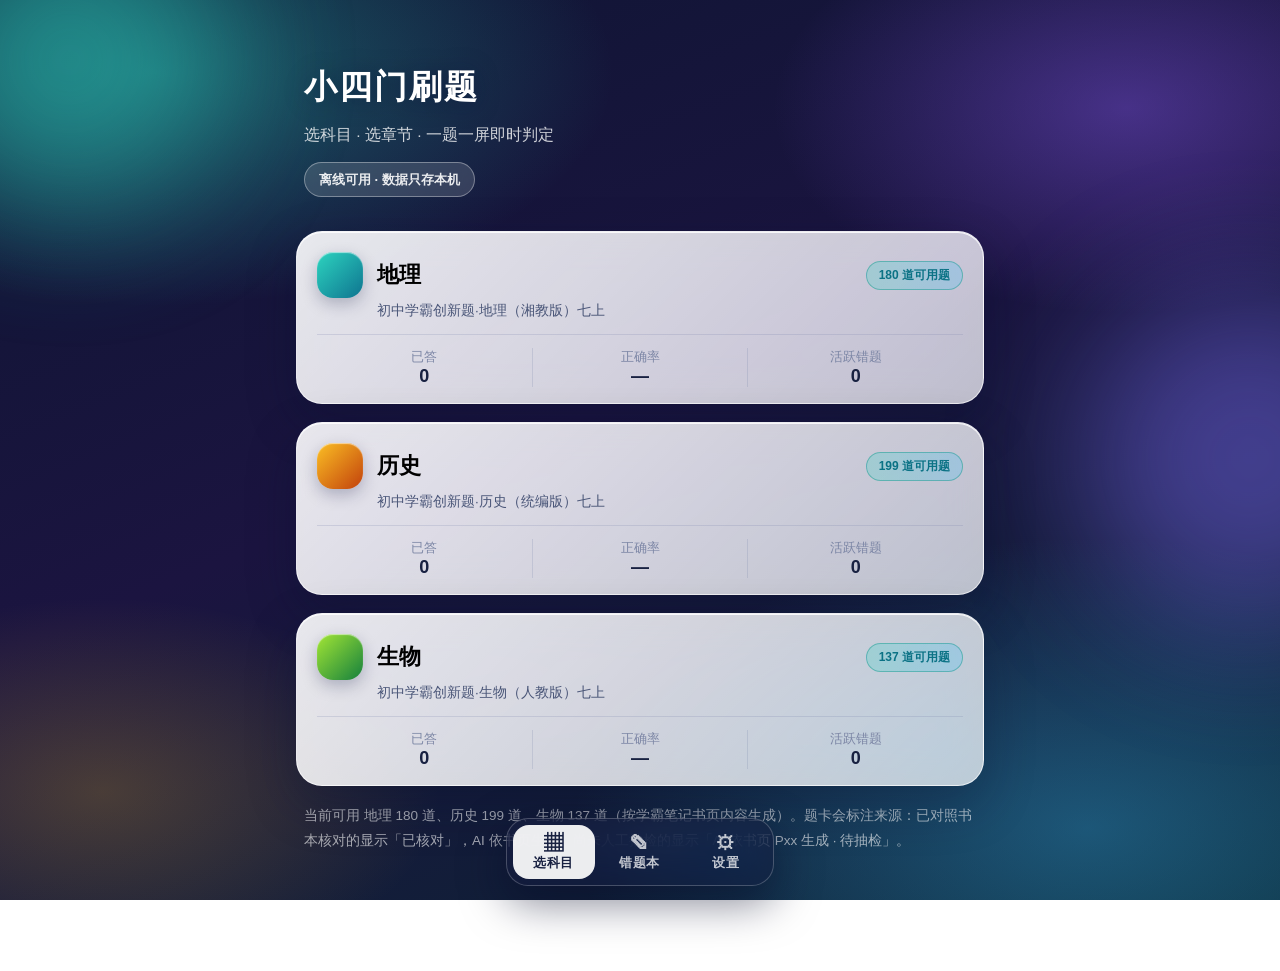
<file: index.html>
<!DOCTYPE html>
<html lang="zh-CN">
<head>
<meta charset="UTF-8" />
<meta name="viewport" content="width=device-width, initial-scale=1.0, viewport-fit=cover" />
<title>小四门刷题 · 七年级学霸笔记</title>
<meta name="description" content="七年级小四门（地理/历史/生物）学霸笔记划重点刷题与错题本。纯前端、免注册、离线可用，数据只存本机。" />
<link rel="stylesheet" href="css/app.css" />
</head>
<body>
  <!--
    小四门刷题（单用户·孩子本人）
    - 纯前端零依赖：双击本文件即可使用（file://），不发任何网络请求。
    - 题库内嵌于 js/data/seed-questions.js + seed-geo.js / seed-bio.js / seed-hist.js（window.XBJ_SEED）；
      入池 = reviewStatus ∈ {book_checked, book_transcribed} 且非 needsFigure（见 js/app.js getPool）。
    - 用户数据：错题本/设置 → localStorage（xbj.v1.*，按科隔离）；
      作答流水/练习汇总 → IndexedDB（库 xbj-v1）。见 js/storage.js 顶部注释。
    - 内容仅家庭自用，不对外分发。
  -->
  <main id="app">
    <div id="view" aria-live="polite"><div class="empty">载入中…</div></div>
  </main>

  <nav id="bottomNav" aria-label="主导航">
    <div class="nav-inner">
      <button class="nav-btn" data-nav="home"><span class="nav-ico">▦</span>选科目</button>
      <button class="nav-btn" data-nav="wrong"><span class="nav-ico">✎</span>错题本</button>
      <button class="nav-btn" data-nav="settings"><span class="nav-ico">⚙</span>设置</button>
    </div>
  </nav>

  <div id="toast" role="status"></div>

  <!-- 顺序加载：核心数据 → 分科题库（生成物）→ 存储 → 应用（普通 script，file:// 下不可用 ES module） -->
  <script src="js/data/seed-questions.js"></script>
  <script src="js/data/seed-geo.js"></script>
  <script src="js/data/seed-bio.js"></script>
  <script src="js/data/seed-hist.js"></script>
  <script src="js/storage.js"></script>
  <script src="js/app.js"></script>
</body>
</html>
</file>
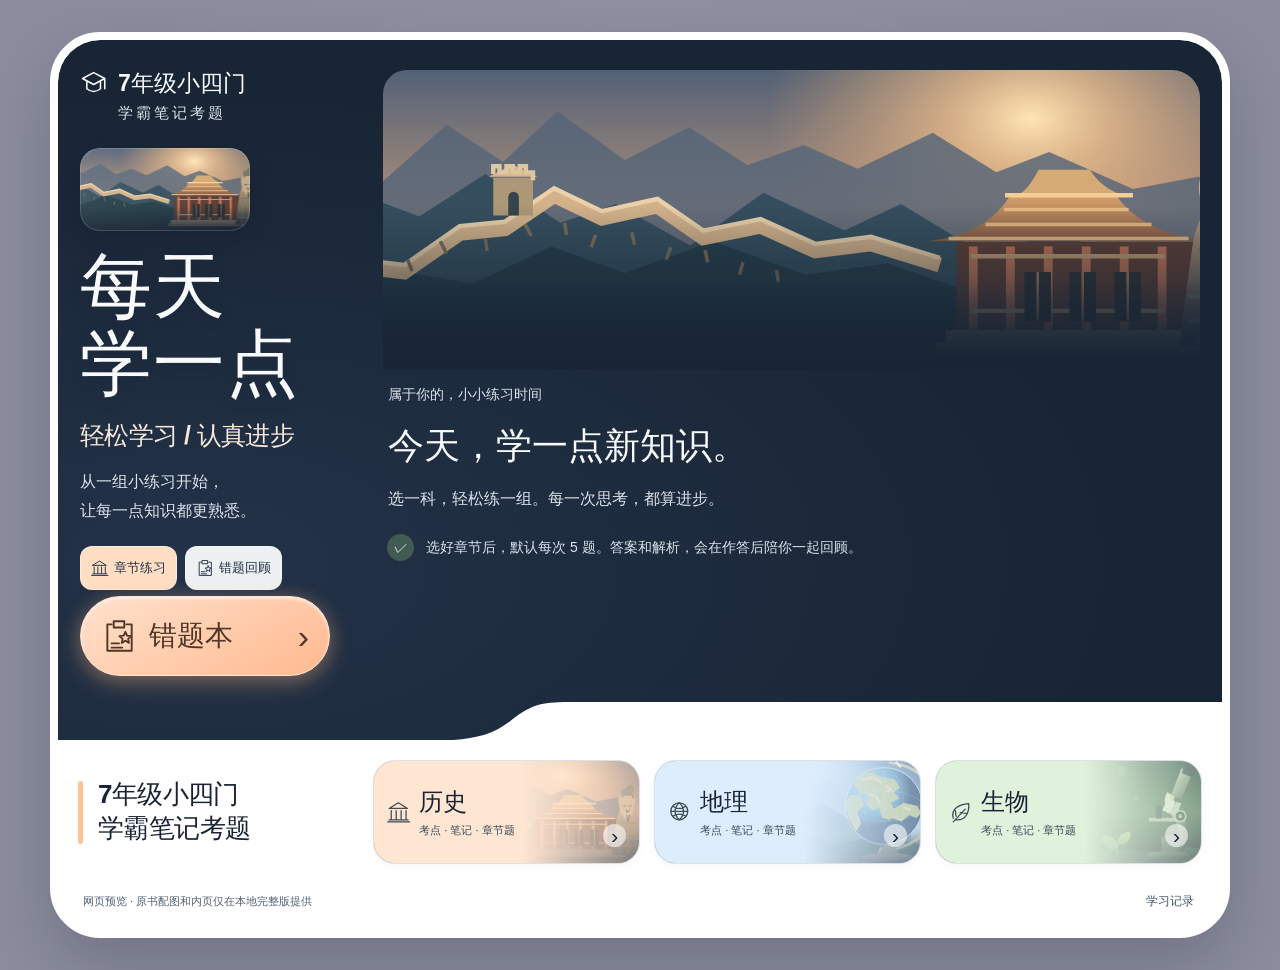
<file: preview-v3/index.html>
<!doctype html>
<html lang="zh-CN">
<head>
  <meta charset="UTF-8">
  <meta name="viewport" content="width=device-width, initial-scale=1, viewport-fit=cover">
  <meta name="theme-color" content="#182535">
  <meta name="description" content="七年级历史、地理、生物轻量练习。按章节选题，答后看解析，自动记录错题。">
  <title>小四门 · 每天学一点</title>
  <link rel="icon" type="image/svg+xml" href="icon.svg">
  <link rel="stylesheet" href="styles.css">
  <link rel="stylesheet" href="ui-v3.css">
  <script defer src="content/app-data.js"></script>
  <script defer src="core.js"></script>
  <script defer src="storage.js"></script>
  <script defer src="question-view.js"></script>
  <script defer src="app.js"></script>
  <script defer src="ui-v3-shell.js"></script>
  <script defer src="public-preview.js"></script>
</head>
<body>
  <header class="site-header">
    <a href="#" class="brand" aria-label="小四门，回到首页"><span class="brand-mark" aria-hidden="true">▤</span><span>小四门<span class="brand-subtitle">七年级随练</span></span></a>
    <nav aria-label="主要导航"><button type="button" id="nav-study" class="nav-button active">练习</button><button type="button" id="nav-mistakes" class="nav-button">错题本 <span id="mistake-count" hidden></span></button></nav>
  </header>
  <main id="app" tabindex="-1"><p class="loading">正在打开你的练习本……</p></main>
  <footer class="site-footer"><span>每天一点，慢慢变厉害。</span><button type="button" id="records-button" class="text-button">学习记录</button></footer>
  <div id="toast" class="toast" role="status" aria-live="polite" hidden></div>
  <dialog id="image-dialog" class="image-dialog"><div class="dialog-top"><p id="image-caption"></p><button id="close-image" type="button" class="button secondary">关闭图片</button></div><div class="image-scroll"><img id="zoom-image" alt=""></div><p class="muted">可使用双指缩放，或点击图片切换原始大小。</p></dialog>
  <dialog id="records-dialog" class="records-dialog"><div class="dialog-top"><h2>学习记录</h2><button id="close-records" type="button" class="button secondary">关闭</button></div><p>记录保存在当前设备的浏览器中。换设备前，可以导出一份备份。</p><div id="records-summary"></div><div class="record-actions"><button id="export-records" class="button primary" type="button">导出学习记录</button><label class="button secondary file-label">恢复备份<input id="import-records" type="file" accept=".json,application/json"></label></div><p class="muted small">个人学习使用 · 原书图片版权归原权利人所有。</p></dialog>
  <noscript>请使用开启 JavaScript 的浏览器打开本应用。</noscript>
</body>
</html>
</file>
<file: css/app.css>
/* ============================================================================
 * 小四门刷题 —— 面向初中生的轻应用样式
 * 设计方向（2026-10-31 起）：方案 B「磨砂玻璃」——深蓝紫极光底 + 半透明玻璃卡
 *   + backdrop-filter 模糊 + 青→紫渐变点缀 + 26px 圆角 + 底部胶囊 dock。
 * 硬要求：正文≥17px、点击区≥44px、移动端优先、玻璃层上正文对比度达标；
 * backdrop-filter 不可用时自动降级为近实色卡片（见文件底部 @supports）。
 * 零外部资源（无网络字体/CDN），file:// 双击可用。逻辑类名与 DOM 结构未变。
 * ==========================================================================*/

:root {
  /* 文字（玻璃卡上） */
  --ink: #182141;
  --ink2: #4a5678;
  --ink3: #7c86a5;
  /* 玻璃 */
  --glass-bg: linear-gradient(135deg, rgba(255, 255, 255, .9), rgba(255, 255, 255, .72));
  --glass-brd: rgba(255, 255, 255, .65);
  --glass-shadow: 0 18px 50px rgba(8, 15, 45, .30), inset 0 1px 0 rgba(255, 255, 255, .85);
  --glass-inner: rgba(255, 255, 255, .55);
  --glass-blur: blur(22px) saturate(160%);
  /* 渐变点缀 */
  --acc1: #4f46e5;
  --acc2: #06b6d4;
  --grad-acc: linear-gradient(90deg, var(--acc1), var(--acc2));
  --grad-prog: linear-gradient(90deg, #34d399, #38bdf8, #818cf8);
  /* 判定 */
  --ok: #0e9f6e;
  --ok-deep: #0d9488;
  --ok-bg: rgba(16, 185, 129, .16);
  --grad-ok: linear-gradient(135deg, #34d399, #0d9488);
  --bad: #e11d48;
  --bad-bg: rgba(244, 63, 94, .12);
  --grad-bad: linear-gradient(135deg, #fb7185, #e11d48);
  /* 科目 orb */
  --geo-orb: linear-gradient(135deg, #2dd4bf, #0e7490);
  --hist-orb: linear-gradient(135deg, #fbbf24, #c2410c);
  --bio-orb: linear-gradient(135deg, #a3e635, #15803d);
  --geo: #0d9488;
  --hist: #b45309;
  --bio: #4d7c0f;
  --radius: 26px;
  --radius-s: 16px;
  --font-body: -apple-system, BlinkMacSystemFont, "PingFang SC", "Hiragino Sans GB", "Microsoft YaHei", "Noto Sans CJK SC", sans-serif;
}

* { box-sizing: border-box; margin: 0; padding: 0; }
html { -webkit-text-size-adjust: 100%; }
body {
  font-family: var(--font-body);
  font-size: 17px;
  line-height: 1.65;
  color: var(--ink);
  min-height: 100vh;
  background:
    radial-gradient(58% 42% at 12% 8%, rgba(45, 212, 191, .38), transparent 62%),
    radial-gradient(46% 38% at 88% 12%, rgba(139, 92, 246, .40), transparent 60%),
    radial-gradient(65% 52% at 85% 92%, rgba(56, 189, 248, .34), transparent 62%),
    radial-gradient(44% 36% at 8% 88%, rgba(251, 191, 36, .22), transparent 60%),
    linear-gradient(158deg, #0e1633 0%, #1b1440 46%, #0b2533 100%);
  background-attachment: fixed;
}
/* 漂浮光斑（纯装饰，不拦截点击） */
body::before, body::after {
  content: ""; position: fixed; border-radius: 50%; filter: blur(70px);
  opacity: .45; pointer-events: none; z-index: 0;
}
body::before { width: 300px; height: 300px; background: #2dd4bf; top: -90px; left: -80px; animation: drift 16s ease-in-out infinite alternate; }
body::after { width: 340px; height: 340px; background: #7c6bf5; top: 32%; right: -140px; animation: drift 20s ease-in-out infinite alternate-reverse; }
@keyframes drift { from { transform: translate(0, 0) scale(1); } to { transform: translate(34px, -26px) scale(1.08); } }

button { font-family: inherit; -webkit-tap-highlight-color: transparent; }

#app { position: relative; z-index: 1; max-width: 720px; margin: 0 auto; padding: 18px 16px 118px; }

/* 玻璃卡通用外观（逻辑类名不变，统一赋予玻璃质感） */
.subj-card, .ch-block, .qcard, .summary-card, .wrong-item, .set-card {
  background: var(--glass-bg);
  border: 1px solid var(--glass-brd);
  border-radius: var(--radius);
  box-shadow: var(--glass-shadow);
  backdrop-filter: var(--glass-blur);
  -webkit-backdrop-filter: var(--glass-blur);
}

/* ---------------- 通用组件 ---------------- */
.btn {
  display: inline-flex; align-items: center; justify-content: center; gap: 6px;
  min-height: 50px; padding: 12px 26px;
  font-size: 17px; font-weight: 700;
  border: none; border-radius: 999px; cursor: pointer;
  transition: transform .14s ease, box-shadow .14s ease, background .14s ease;
}
.btn:active { transform: scale(.97); }
.btn-primary { background: var(--grad-acc); color: #fff; box-shadow: 0 10px 24px rgba(79, 70, 229, .4); }
.btn-primary:hover { filter: brightness(1.06); }
.btn-outline { background: var(--glass-inner); color: var(--ink); border: 1.5px solid rgba(255, 255, 255, .85); }
.btn-ghost { background: var(--glass-inner); color: var(--ink); border: 1px solid rgba(255, 255, 255, .8); min-height: 46px; padding: 10px 18px; }
.btn-danger { background: var(--grad-bad); color: #fff; box-shadow: 0 8px 20px rgba(225, 29, 72, .35); }
.btn-lg { min-height: 54px; font-size: 18px; padding: 14px 30px; }
.btn-sm { min-height: 44px; font-size: 15px; padding: 8px 18px; }
.btn[disabled] { opacity: .45; cursor: not-allowed; box-shadow: none; filter: grayscale(.4); }

.chip {
  display: inline-flex; align-items: center;
  font-size: 13px; font-weight: 600; line-height: 1;
  padding: 7px 12px; border-radius: 999px;
  background: rgba(255, 255, 255, .6); border: 1px solid rgba(255, 255, 255, .85); color: var(--ink2);
}
.chip-subj.subj-geo { background: rgba(45, 212, 191, .18); border-color: rgba(13, 148, 136, .4); color: #0f766e; }
.chip-subj.subj-hist { background: rgba(251, 191, 36, .2); border-color: rgba(180, 83, 9, .35); color: var(--hist); }
.chip-subj.subj-bio { background: rgba(163, 230, 53, .2); border-color: rgba(77, 124, 15, .35); color: var(--bio); }
.chip-src { background: linear-gradient(90deg, rgba(99, 102, 241, .14), rgba(6, 182, 212, .14)); border-color: rgba(99, 102, 241, .45); color: #4338ca; }
.chip-origin-book { background: rgba(16, 185, 129, .15); border-color: rgba(14, 159, 110, .4); color: var(--ok-deep); }
.chip-origin-web { background: rgba(124, 134, 165, .14); border-color: rgba(124, 134, 165, .35); color: var(--ink3); }

.empty { text-align: center; padding: 40px 22px; color: rgba(255, 255, 255, .8); }
.empty b { color: #fff; font-size: 19px; }
.empty-icon { font-size: 44px; color: rgba(255, 255, 255, .4); margin-bottom: 10px; }
.empty-sub { font-size: 15px; margin: 8px 0 18px; }

#toast {
  position: fixed; left: 50%; bottom: 96px; transform: translateX(-50%) translateY(8px);
  background: rgba(15, 20, 50, .85); color: #fff; font-size: 14.5px; font-weight: 600;
  padding: 11px 22px; border-radius: 999px; border: 1px solid rgba(255, 255, 255, .25);
  opacity: 0; pointer-events: none; max-width: 86vw; text-align: center; z-index: 60;
  backdrop-filter: blur(12px); -webkit-backdrop-filter: blur(12px);
  transition: opacity .18s ease, transform .18s ease;
}
#toast.show { opacity: 1; transform: translateX(-50%) translateY(0); }

/* ---------------- 底部胶囊 dock ---------------- */
#bottomNav {
  position: fixed; left: 50%; right: auto; bottom: 14px; z-index: 50;
  transform: translateX(-50%);
  background: rgba(20, 26, 58, .55); border: 1px solid rgba(255, 255, 255, .22);
  border-radius: 22px; box-shadow: 0 16px 44px rgba(5, 10, 40, .5);
  backdrop-filter: blur(20px) saturate(150%); -webkit-backdrop-filter: blur(20px) saturate(150%);
}
#bottomNav .nav-inner { display: flex; gap: 4px; padding: 6px; }
.nav-btn {
  min-width: 82px; min-height: 52px; border: none; border-radius: 16px; background: transparent;
  font-size: 12.5px; font-weight: 600; letter-spacing: .04em; color: rgba(255, 255, 255, .75);
  display: flex; flex-direction: column; align-items: center; justify-content: center; gap: 3px;
  cursor: pointer; padding: 8px 12px 7px;
  transition: background .15s ease, color .15s ease;
}
.nav-btn .nav-ico { font-size: 19px; line-height: 1; }
.nav-btn.nav-on { background: rgba(255, 255, 255, .92); color: var(--ink); font-weight: 700; }

/* ---------------- P01 首页 ---------------- */
.home-hero { padding: 30px 8px 24px; }
.home-hero h1 { font-size: 33px; font-weight: 800; letter-spacing: 2px; color: #fff; text-shadow: 0 2px 24px rgba(10, 18, 60, .45); }
.home-sub { color: rgba(255, 255, 255, .8); margin-top: 8px; font-size: 15.5px; }
.home-offline {
  display: inline-block; margin-top: 14px; font-size: 13px; font-weight: 600;
  color: rgba(255, 255, 255, .9); background: rgba(255, 255, 255, .14);
  border: 1px solid rgba(255, 255, 255, .35); border-radius: 999px; padding: 6px 14px;
  backdrop-filter: blur(8px); -webkit-backdrop-filter: blur(8px);
}
.home-note { font-size: 13.5px; color: rgba(255, 255, 255, .62); padding: 18px 8px 0; line-height: 1.8; }

.subj-list { display: flex; flex-direction: column; gap: 16px; margin-top: 10px; }
.subj-card {
  text-align: left; cursor: pointer; padding: 20px 20px 16px;
  transition: transform .16s ease, box-shadow .16s ease;
}
.subj-card:hover { transform: translateY(-2px); }
.subj-card:active { transform: scale(.985); }
.subj-card-top { display: flex; align-items: center; gap: 14px; }
.subj-card-top::before {
  content: ""; flex: none; width: 46px; height: 46px; border-radius: 16px;
  box-shadow: inset 0 1px 1px rgba(255, 255, 255, .6), 0 6px 16px rgba(10, 20, 60, .25);
}
.subj-card.subj-geo .subj-card-top::before { background: var(--geo-orb); }
.subj-card.subj-hist .subj-card-top::before { background: var(--hist-orb); }
.subj-card.subj-bio .subj-card-top::before { background: var(--bio-orb); }
.subj-name { font-size: 22px; font-weight: 800; }
.subj-pool {
  margin-left: auto; font-size: 12px; font-weight: 700; color: #0b7285;
  background: linear-gradient(90deg, rgba(45, 212, 191, .25), rgba(56, 189, 248, .25));
  border: 1px solid rgba(13, 148, 136, .45); padding: 5px 12px; border-radius: 999px; white-space: nowrap;
}
.subj-pool-empty { color: var(--ink3); background: rgba(124, 134, 165, .14); border-color: rgba(124, 134, 165, .35); }
.subj-book { font-size: 13.5px; color: var(--ink2); margin-top: 4px; padding-left: 60px; }
.subj-stats { display: flex; margin-top: 14px; padding-top: 13px; border-top: 1px solid rgba(120, 130, 170, .22); }
.subj-stats span { flex: 1; text-align: center; font-size: 13px; color: var(--ink3); }
.subj-stats span + span { border-left: 1px solid rgba(120, 130, 170, .22); }
.subj-stats b { display: block; font-size: 18px; color: var(--ink); font-variant-numeric: tabular-nums; }
.stat-dim { font-size: 14px; }

/* ---------------- 页头（白字，浮在极光底上） ---------------- */
.page-top { display: flex; align-items: center; gap: 12px; padding: 8px 0 16px; }
.page-title { font-size: 25px; font-weight: 800; color: #fff; text-shadow: 0 2px 18px rgba(10, 18, 60, .4); }
.page-top .btn-ghost { background: rgba(255, 255, 255, .16); border-color: rgba(255, 255, 255, .3); color: #fff; }

/* ---------------- P02 章节 ---------------- */
.ch-block { margin-bottom: 16px; overflow: hidden; padding: 14px 14px 8px; }
.ch-head { display: flex; align-items: center; justify-content: space-between; gap: 12px; padding: 8px 6px 12px; }
.ch-title { font-weight: 700; font-size: 17.5px; }
.ch-subtitle { font-size: 13px; font-weight: 400; color: var(--ink3); margin-top: 2px; }
.ch-random {
  flex-shrink: 0; min-height: 44px; font-size: 14px; font-weight: 700; padding: 8px 16px;
  border: none; border-radius: 999px; cursor: pointer; color: #fff;
  background: var(--grad-acc); box-shadow: 0 6px 16px rgba(79, 70, 229, .35);
  transition: transform .14s ease;
}
.ch-random:active { transform: scale(.96); }
.ch-random[disabled] { background: rgba(120, 130, 170, .4); box-shadow: none; cursor: not-allowed; }
.sec-row {
  display: flex; align-items: center; gap: 10px; width: 100%;
  padding: 14px; margin-bottom: 8px; border: 1px solid rgba(255, 255, 255, .7); border-radius: var(--radius-s);
  background: var(--glass-inner); font-size: 16.5px; color: var(--ink);
  cursor: pointer; text-align: left; min-height: 56px;
  transition: transform .14s ease, background .14s ease;
}
.sec-row:active { transform: scale(.98); }
.sec-title { flex: 1; font-weight: 600; }
.sec-page { font-size: 11.5px; color: var(--ink3); border: 1px solid rgba(124, 134, 165, .4); border-radius: 6px; padding: 2px 7px; flex: none; }
.sec-count {
  font-size: 12.5px; font-weight: 700; color: #fff; white-space: nowrap;
  background: linear-gradient(90deg, #0d9488, #06b6d4); padding: 4px 11px; border-radius: 999px;
  font-variant-numeric: tabular-nums;
}
.sec-row-off { opacity: .5; cursor: default; }
.sec-row-off:active { transform: none; }
.sec-count-off { background: rgba(124, 134, 165, .2); color: var(--ink3); font-weight: 500; }

/* ---------------- P03 题卡 ---------------- */
.quiz-top { display: flex; align-items: center; gap: 10px; padding: 6px 0 12px; }
.quiz-top .btn-ghost { background: rgba(255, 255, 255, .16); border-color: rgba(255, 255, 255, .3); color: #fff; }
.quiz-scope { flex: 1; text-align: center; font-size: 15px; font-weight: 600; color: rgba(255, 255, 255, .85); }
.quiz-progress { font-size: 15px; font-weight: 700; color: #fff; min-width: 52px; text-align: right; font-variant-numeric: tabular-nums; }
.progress-bar { height: 8px; background: rgba(255, 255, 255, .18); border-radius: 999px; overflow: hidden; margin-bottom: 12px; }
.progress-fill { height: 100%; background: var(--grad-prog); border-radius: 999px; transition: width .3s ease; }

/* 换题工具条：批次说明 + 换一道 / 换一批（移动端两个按钮并排，点击区≥44px） */
.quiz-tools {
  display: flex; align-items: center; gap: 8px; margin: 0 0 14px;
}
.quiz-batch {
  flex: 1; min-width: 0; font-size: 12.5px; font-weight: 600; line-height: 1.5;
  color: rgba(255, 255, 255, .74); letter-spacing: .02em;
}
.quiz-tools .btn {
  flex: none; min-height: 44px; padding: 8px 16px; font-size: 14.5px;
  background: rgba(255, 255, 255, .16); border: 1px solid rgba(255, 255, 255, .32); color: #fff;
}
.quiz-tools .btn:hover { background: rgba(255, 255, 255, .26); }
@media (max-width: 380px) {
  .quiz-tools .btn { padding: 8px 12px; font-size: 14px; }
  .quiz-batch { font-size: 12px; }
}

.qcard { overflow: hidden; padding-bottom: 4px; }
.qcard-head { display: flex; flex-wrap: wrap; gap: 8px; padding: 16px 18px 0; }
.qcard-stem { font-size: 19.5px; line-height: 1.7; font-weight: 700; padding: 18px 20px 8px; }
.img-missing { margin: 12px 20px 0; padding: 14px; border: 1px dashed rgba(124, 134, 165, .5); border-radius: 12px; color: var(--ink2); font-size: 15px; }

.options { display: flex; flex-direction: column; gap: 12px; padding: 16px 20px 22px; }
.option {
  display: flex; align-items: center; gap: 14px; width: 100%;
  min-height: 56px; padding: 14px 16px; text-align: left;
  font-size: 17.5px; line-height: 1.6; color: var(--ink);
  background: rgba(255, 255, 255, .6); border: 1.5px solid rgba(255, 255, 255, .8);
  border-radius: 18px; box-shadow: 0 4px 14px rgba(15, 25, 70, .08);
  cursor: pointer; transition: transform .14s ease, border-color .14s ease, background .14s ease;
}
.option:not([disabled]):active { transform: scale(.98); }
.opt-key {
  flex-shrink: 0; width: 30px; height: 30px; border-radius: 10px;
  display: flex; align-items: center; justify-content: center;
  font-weight: 800; font-size: 15px; background: rgba(120, 130, 170, .15); color: var(--ink2);
  transition: background .14s ease, color .14s ease;
}
.option.opt-correct { background: var(--ok-bg); border-color: #34d399; }
.option.opt-correct .opt-key { background: var(--grad-ok); color: #fff; }
.option.opt-wrong { background: var(--bad-bg); border-color: #fb7185; }
.option.opt-wrong .opt-key { background: var(--grad-bad); color: #fff; }
.option.opt-dim { opacity: .55; }
.option[disabled] { cursor: default; }
.tf-options { flex-direction: row; }
.tf-options .option { justify-content: center; font-size: 20px; }

.fill-area { display: flex; gap: 12px; padding: 16px 20px 8px; }
.fill-input {
  flex: 1; min-height: 56px; padding: 13px 16px;
  font-family: inherit; font-size: 19px; color: var(--ink);
  background: rgba(255, 255, 255, .65); border: 1.5px solid rgba(255, 255, 255, .85);
  border-radius: var(--radius-s); outline: none; box-shadow: 0 4px 14px rgba(15, 25, 70, .08);
}
.fill-input:focus { border-color: #818cf8; box-shadow: 0 0 0 4px rgba(99, 102, 241, .18); }
.fill-input:disabled { color: var(--ink2); }
.fill-input.fill-ok { border-color: #34d399; background: var(--ok-bg); }
.fill-input.fill-bad { border-color: #fb7185; background: var(--bad-bg); }
.fill-hint { padding: 4px 22px 14px; color: var(--bad); font-size: 14px; min-height: 22px; }

.judge {
  display: flex; flex-direction: column; gap: 8px; margin: 4px 20px 0;
  padding: 16px 18px; border-radius: 20px;
  background: rgba(255, 255, 255, .5); border: 1px solid rgba(255, 255, 255, .75);
}
.judge-line { display: flex; align-items: center; gap: 10px; }
.judge-mark {
  flex: none; width: 28px; height: 28px; border-radius: 50%;
  display: inline-flex; align-items: center; justify-content: center;
  font-size: 17px; font-weight: 800; color: #fff;
}
.judge-ok .judge-mark { background: var(--grad-ok); }
.judge-bad .judge-mark { background: var(--grad-bad); }
.judge-ok .judge-word { color: var(--ok); }
.judge-bad .judge-word { color: var(--bad); }
.judge-word { font-size: 19px; font-weight: 800; }
.judge-answer { font-size: 15px; color: var(--ink2); }

.explain { margin: 14px 20px 6px; padding: 16px 18px 4px; border-top: 2px solid rgba(99, 102, 241, .4); }
.explain h3 { font-size: 13px; letter-spacing: .18em; color: var(--ink3); margin: 10px 0 4px; }
.exp-summary { font-weight: 700; font-size: 17px; margin-bottom: 8px; }
.exp-detail { font-size: 16px; color: var(--ink); }
.exp-mistake { margin-top: 10px; font-size: 15px; color: var(--hist); }
.exp-meta { margin: 14px 0 12px; padding-top: 10px; border-top: 1px dashed rgba(124, 134, 165, .4); font-size: 14px; color: var(--ink2); display: flex; flex-direction: column; gap: 4px; }

.qcard-foot { display: flex; gap: 10px; padding: 14px 20px 20px; }
.foot-spacer { flex: 1; }

/* ---------------- 本轮小结 ---------------- */
.summary-card { padding: 38px 26px 30px; text-align: center; margin-top: 12px; }
.summary-title { font-size: 22px; font-weight: 800; }
.summary-rate {
  font-size: 62px; font-weight: 800; line-height: 1.15; margin: 8px 0 18px;
  background: var(--grad-prog); -webkit-background-clip: text; background-clip: text; color: transparent;
}
.summary-rate small { font-size: 24px; }
.summary-rows { display: flex; flex-direction: column; gap: 8px; max-width: 320px; margin: 0 auto 24px; }
.summary-row { display: flex; justify-content: space-between; font-size: 16px; color: var(--ink2); border-bottom: 1px dashed rgba(124, 134, 165, .4); padding-bottom: 8px; }
.summary-row b { color: var(--ink); font-size: 18px; }
.ok-text { color: var(--ok) !important; }
.bad-text { color: var(--bad) !important; }
.summary-actions { display: flex; flex-direction: column; gap: 10px; align-items: center; }

/* ---------------- P04 错题本 ---------------- */
.tabs {
  display: flex; gap: 4px; margin-bottom: 14px; padding: 5px;
  border-radius: 18px; background: rgba(255, 255, 255, .3); border: 1px solid rgba(255, 255, 255, .45);
  backdrop-filter: blur(14px); -webkit-backdrop-filter: blur(14px);
}
.tab {
  flex: 1; min-height: 46px; border: none; border-radius: 13px; background: transparent;
  font-size: 15px; font-weight: 700; color: rgba(255, 255, 255, .88); cursor: pointer;
}
.tab.tab-on { background: rgba(255, 255, 255, .95); color: var(--ink); box-shadow: 0 4px 14px rgba(10, 18, 60, .25); }
.tab-badge { display: inline-block; min-width: 20px; padding: 1px 6px; border-radius: 999px; background: var(--bad); color: #fff; font-size: 12px; }
.filter-bar { display: flex; flex-wrap: wrap; gap: 8px; align-items: center; margin-bottom: 10px; }
.chip-btn {
  min-height: 42px; padding: 8px 16px; border-radius: 999px;
  border: 1px solid rgba(255, 255, 255, .4); background: rgba(255, 255, 255, .18);
  font-size: 14px; font-weight: 700; color: rgba(255, 255, 255, .9); cursor: pointer;
  backdrop-filter: blur(8px); -webkit-backdrop-filter: blur(8px);
}
.chip-btn.chip-on { background: #fff; color: var(--ink); border-color: #fff; }
.ch-filter {
  min-height: 42px; padding: 6px 12px; border: 1px solid rgba(255, 255, 255, .5); border-radius: 12px;
  background: rgba(255, 255, 255, .75); font-family: inherit; font-size: 15px; color: var(--ink);
}
.wrong-tip { font-size: 13px; color: rgba(255, 255, 255, .65); margin-bottom: 14px; line-height: 1.7; }
.wrong-list { display: flex; flex-direction: column; gap: 12px; }
.wrong-item { padding: 16px 18px; }
.wrong-stem { font-size: 17px; font-weight: 700; line-height: 1.6; }
.wrong-meta { font-size: 13.5px; color: var(--ink2); margin-top: 8px; font-variant-numeric: tabular-nums; }
.badge-mastered { color: var(--ok-deep); font-weight: 700; background: rgba(16, 185, 129, .15); border-radius: 999px; padding: 2px 10px; font-size: 12.5px; }
.wrong-actions { margin-top: 12px; display: flex; justify-content: flex-end; }

/* ---------------- P05 设置 ---------------- */
.set-card { padding: 20px; margin-bottom: 16px; }
.set-card h3 { font-size: 17.5px; font-weight: 800; margin-bottom: 8px; }
.set-desc { font-size: 14.5px; color: var(--ink2); margin-bottom: 14px; line-height: 1.85; }
.set-danger { border-color: rgba(251, 113, 133, .5); }
[hidden] { display: none !important; }
.clear-confirm { margin-top: 14px; padding: 14px; background: var(--bad-bg); border: 1px solid rgba(251, 113, 133, .4); border-radius: var(--radius-s); display: flex; flex-wrap: wrap; gap: 10px; align-items: center; }
.clear-confirm p { width: 100%; color: var(--bad); }
.store-table { width: 100%; border-collapse: collapse; font-size: 14.5px; margin-bottom: 12px; }
.store-table td { padding: 9px 6px; border-bottom: 1px solid rgba(120, 130, 170, .2); vertical-align: top; }
.store-table td:first-child { color: var(--ink2); width: 46%; }
.export-text { width: 100%; min-height: 160px; margin-top: 12px; font-family: ui-monospace, Consolas, monospace; font-size: 12px; border: 1px solid rgba(255, 255, 255, .8); border-radius: 12px; padding: 10px; background: rgba(255, 255, 255, .75); color: var(--ink); }
#exportBox .btn { margin-top: 8px; }

/* ---------------- 核对状态与题型提示（2026-10-31 未抽检先用） ---------------- */
.chip-review { font-weight: 700; }
.chip-review-ok { background: rgba(16, 185, 129, .16); border-color: rgba(14, 159, 110, .45); color: var(--ok-deep); }
.chip-review-pending { background: rgba(251, 191, 36, .2); border-color: rgba(180, 83, 9, .4); color: #9a5a08; }
.type-tip { padding: 0 20px 12px; font-size: 14.5px; color: var(--ink2); line-height: 1.7; }

/* 排序题：已排槽位 + 可点选项 */
.order-slots {
  display: flex; flex-wrap: wrap; gap: 8px; align-items: center;
  margin: 0 20px 12px; padding: 12px; min-height: 60px;
  background: rgba(255, 255, 255, .45); border: 1.5px dashed rgba(124, 134, 165, .5); border-radius: var(--radius-s);
}
.order-ph { font-size: 14px; color: var(--ink3); }
.order-slot {
  display: inline-flex; align-items: center; gap: 8px; min-height: 44px; padding: 8px 12px;
  font-family: inherit; font-size: 15.5px; font-weight: 600; color: var(--ink);
  background: rgba(255, 255, 255, .8); border: 1.5px solid rgba(255, 255, 255, .9); border-radius: 14px;
  cursor: pointer; text-align: left;
}
.order-slot b {
  flex: none; width: 22px; height: 22px; border-radius: 50%; display: inline-flex;
  align-items: center; justify-content: center; font-size: 12.5px; color: #fff;
  background: var(--grad-acc);
}
.order-slot.ok { background: var(--ok-bg); border-color: #34d399; }
.order-slot.ok b { background: var(--grad-ok); }
.order-slot.bad { background: var(--bad-bg); border-color: #fb7185; }
.order-slot.bad b { background: var(--grad-bad); }
.order-options { padding-top: 0; }
.option.opt-picked { opacity: .45; border-style: dashed; background: rgba(255, 255, 255, .4); }
.order-actions { display: flex; gap: 10px; padding: 0 20px 18px; }

/* 匹配题：左项 + 右侧下拉 */
.match-list { display: flex; flex-direction: column; gap: 10px; padding: 4px 20px 8px; }
.match-row { display: flex; align-items: center; gap: 10px; }
.match-left { flex: 0 0 38%; font-size: 15.5px; font-weight: 600; line-height: 1.5; }
.match-select {
  flex: 1; min-height: 46px; padding: 8px 10px; font-family: inherit; font-size: 15px; color: var(--ink);
  background: rgba(255, 255, 255, .75); border: 1.5px solid rgba(255, 255, 255, .9); border-radius: 12px;
}
.match-select.match-ok { border-color: #34d399; background: var(--ok-bg); }
.match-select.match-bad { border-color: #fb7185; background: var(--bad-bg); }

/* ---------------- 设置页题库统计 ---------------- */
.ch-unit { font-size: 12px; font-weight: 600; letter-spacing: .08em; color: var(--ink3); margin-bottom: 2px; }
.stat-table { margin-bottom: 8px; }
.stat-table th {
  font-size: 12.5px; font-weight: 700; color: var(--ink3); text-align: right;
  padding: 6px 6px 8px; border-bottom: 1.5px solid rgba(120, 130, 170, .35);
}
.stat-table th:first-child { text-align: left; }
.stat-table td { text-align: right; font-variant-numeric: tabular-nums; white-space: nowrap; }
.stat-table td:first-child, .stat-table th:first-child { width: 26%; }
.stat-table td b { font-size: 16px; }
.stat-sum td { border-top: 1.5px solid rgba(120, 130, 170, .35); font-weight: 700; }
.set-desc-s { font-size: 13px; color: var(--ink3); margin-bottom: 0; }

/* ---------------- 降级：backdrop-filter 不可用时用近实色卡片，保证可读性 ---------------- */
@supports not ((backdrop-filter: blur(2px)) or (-webkit-backdrop-filter: blur(2px))) {
  .subj-card, .ch-block, .qcard, .summary-card, .wrong-item, .set-card,
  .option, .fill-input, .judge, .sec-row, .chip {
    background: rgba(255, 255, 255, .97);
  }
  #bottomNav { background: rgba(20, 26, 58, .96); }
  .tabs, .chip-btn { background: rgba(30, 38, 74, .9); }
}

/* ---------------- 响应式与动效约束 ---------------- */
@media (min-width: 721px) {
  #app { padding-top: 30px; }
  .subj-list { gap: 18px; }
}
@media (prefers-reduced-motion: reduce) {
  *, *::before, *::after { transition: none !important; animation: none !important; scroll-behavior: auto !important; }
}
</file>
<file: preview-v3/styles.css>
:root{--paper:#f8f7f2;--ink:#233b35;--green:#244f46;--soft:#e9efea;--muted:#6b7d75;--line:#dfe5de;--blue:#39768a;--warm:#b47a50;--white:#fff;--radius:22px;font-family:"PingFang SC","Microsoft YaHei","Noto Sans CJK SC",sans-serif;color:var(--ink);background:var(--paper);font-synthesis:none}
*{box-sizing:border-box}body{margin:0;min-width:320px}button,input,select{font:inherit}button,a,label{ -webkit-tap-highlight-color:transparent}button{cursor:pointer}button:disabled{cursor:default;opacity:.48}button,a,input,select,summary{outline-offset:4px}button:focus-visible,a:focus-visible,input:focus-visible,select:focus-visible,summary:focus-visible{outline:3px solid #74a494}button{touch-action:manipulation}a{color:inherit}button{color:inherit}h1,h2,h3,p{margin-top:0}h1,h2,h3{line-height:1.4}p{line-height:1.8}small,.small{font-size:13px;line-height:1.6}.muted{color:var(--muted)}[hidden]{display:none!important}
.site-header{max-width:1120px;margin:auto;display:flex;justify-content:space-between;align-items:center;padding:28px 32px}.brand{display:flex;align-items:center;gap:11px;text-decoration:none;font-weight:800;font-size:21px}.brand-mark{display:grid;place-items:center;width:42px;height:45px;background:var(--green);color:white;border-radius:10px 13px 13px 4px;font-size:29px;transform:rotate(-5deg)}.brand-subtitle{display:block;font-size:11px;letter-spacing:2px;font-weight:500;color:var(--muted);margin-top:3px}nav{display:flex;gap:6px;background:#ecefe9;padding:5px;border-radius:30px}.nav-button{border:0;background:transparent;padding:11px 20px;min-height:44px;border-radius:24px;font-weight:600;font-size:15px}.nav-button.active{background:white;box-shadow:0 2px 5px #183c2710}.nav-button span{background:#dce8df;border-radius:20px;padding:1px 6px;margin-left:4px;font-size:12px}
#app{max-width:1060px;min-height:calc(100svh - 208px);margin:0 auto;padding:30px 32px 55px}.home-intro{padding:10px 0 36px;display:flex;justify-content:space-between;align-items:flex-end;gap:20px}.eyebrow{color:var(--muted);font-size:14px;margin-bottom:12px}.home-intro h1{font-size:clamp(28px,3.4vw,40px);font-weight:800;letter-spacing:-1.2px;margin-bottom:12px}.home-intro p:last-child{color:var(--muted);margin-bottom:0}.daily-note{flex:0 0 auto;background:#eaf0e8;border-radius:14px;padding:16px 22px;color:#4a6d59;transform:rotate(2deg);font-size:14px}.daily-note strong{font-size:23px;margin:0 4px}.subject-grid{display:grid;grid-template-columns:repeat(3,1fr);gap:22px}.subject-card{position:relative;text-align:left;border:1px solid #e3e8e0;background:#fff;border-radius:12px 25px 25px 12px;min-height:292px;padding:30px 26px 24px;overflow:hidden;box-shadow:4px 5px 0 #dfe5dc70;transition:transform .18s}.subject-card::before{content:"";position:absolute;left:0;top:0;bottom:0;width:7px;background:var(--subject)}.subject-card:hover{transform:translateY(-4px)}.subject-icon{width:66px;height:66px;display:grid;place-items:center;margin-bottom:28px;border-radius:21px;color:var(--subject);background:var(--tint)}.subject-icon svg{width:38px;height:38px}.subject-card h2{font-size:28px;margin-bottom:9px;letter-spacing:2px}.subject-description{font-size:14px;color:var(--muted);margin-bottom:23px}.subject-bottom{display:flex;align-items:center;justify-content:space-between;font-size:13px;color:var(--muted)}.round-arrow{display:grid;place-items:center;border:1px solid var(--line);width:34px;height:34px;border-radius:50%;color:var(--subject);font-size:18px}.resume{margin-bottom:25px;border:1px solid #c9ded0;border-radius:16px;padding:18px 22px;display:flex;justify-content:space-between;align-items:center;gap:16px;background:#eef5ed}.resume p{margin:3px 0 0;font-size:13px;color:var(--muted)}.home-bottom{margin-top:28px;padding:20px 2px;display:flex;align-items:center;gap:12px;font-size:14px;color:var(--muted)}.home-bottom::before{content:"✓";display:grid;place-items:center;width:27px;height:27px;border-radius:50%;background:#e3ece1;color:#5d8569}
.button{border:1px solid transparent;border-radius:12px;padding:12px 20px;min-height:46px;display:inline-flex;justify-content:center;align-items:center;gap:7px;text-decoration:none;font-weight:650;font-size:15px;line-height:1.4}.primary{background:var(--green);color:white}.primary:hover:not(:disabled){background:#173f36}.secondary{background:#eef2ec;border-color:#e1e7df;color:var(--green)}.ghost{background:transparent;border-color:var(--line);color:var(--muted)}.wide{width:100%}.text-button{border:0;background:none;min-height:44px;color:var(--green);font-size:14px;padding:8px 3px}.back-button{border:0;background:none;padding:5px 0;min-height:44px;color:var(--muted);font-size:14px;margin-bottom:13px}.page-heading{display:flex;justify-content:space-between;align-items:flex-start;gap:20px;margin-bottom:26px}.page-heading h1{font-size:30px;margin-bottom:8px}.page-heading p{color:var(--muted);font-size:14px;margin-bottom:0}.scope-controls{display:flex;justify-content:space-between;align-items:center;gap:16px;margin:20px 0 25px;flex-wrap:wrap}.count-control{display:flex;gap:5px;align-items:center;background:#e9eee7;border-radius:12px;padding:5px;font-size:14px}.count-control span{padding:0 9px}.count-control button{border:0;border-radius:8px;min-width:44px;min-height:40px;background:transparent}.count-control button.active{background:white;color:var(--green);font-weight:700;box-shadow:0 1px 4px #0000000b}.unit{border:1px solid var(--line);background:white;border-radius:16px;margin-bottom:14px;overflow:hidden}.unit summary{cursor:pointer;list-style:none;display:flex;align-items:center;justify-content:space-between;gap:20px;padding:21px 23px;min-height:72px;font-size:17px;font-weight:700}.unit summary::-webkit-details-marker{display:none}.unit summary::after{content:"＋";font-size:20px;font-weight:400;color:var(--muted)}.unit[open] summary::after{content:"−"}.unit summary small{font-weight:400;color:var(--muted);margin-left:10px}.unit-content{padding:0 22px 18px}.chapter-button{display:flex;align-items:center;justify-content:space-between;gap:20px;text-align:left;width:100%;padding:17px 5px;border:0;border-top:1px solid #edf0eb;background:white;min-height:65px;font-size:15px}.chapter-button:hover{background:#f5f8f2}.chapter-button small{display:block;color:var(--muted);margin-top:6px}.chapter-action{white-space:nowrap;color:var(--green);font-size:14px}.unit-test{margin-top:7px;display:flex;width:100%;justify-content:space-between;text-align:left;font-weight:600}.notes-link{margin-top:4px;font-size:13px}.scope-all{white-space:nowrap}
.practice-wrap{max-width:730px;margin:0 auto}.practice-bar{display:flex;justify-content:space-between;align-items:center;gap:15px;color:var(--muted);font-size:14px;margin-bottom:14px}.practice-bar .back-button{margin:0;white-space:nowrap}.practice-range{white-space:nowrap;overflow:hidden;text-overflow:ellipsis}.progress-track{height:5px;background:#e2e9e0;border-radius:10px;margin-bottom:22px;overflow:hidden}.progress-track div{height:100%;background:#76a18a;transition:width .2s}.question-shell{background:white;border:1px solid var(--line);border-radius:24px;padding:30px 38px;box-shadow:0 8px 28px #26443606}.question-kind{font-size:12px;display:inline-block;color:#52715f;border-radius:6px;background:#edf3e9;padding:5px 10px;margin-bottom:19px}.question-prompt{font-size:21px;line-height:1.8;font-weight:650;margin-bottom:25px;white-space:pre-wrap}.question-image{display:flex;flex-direction:column;align-items:center;width:100%;border:1px solid #e8ece6;background:#fafbf8;border-radius:14px;padding:14px;margin-bottom:24px;overflow:hidden}.question-image img{max-height:380px;max-width:100%;object-fit:contain}.question-image span{display:block;color:var(--muted);font-size:12px;margin-top:8px}.answer-zone{margin-bottom:24px}.option{display:flex;align-items:center;text-align:left;gap:14px;width:100%;border:1.5px solid #e3e8e0;background:white;border-radius:12px;padding:15px 17px;margin-bottom:11px;min-height:59px;line-height:1.6;font-size:16px}.option:not(:disabled):hover{border-color:#9db4a2;background:#f9fbf6}.option.selected{border-color:#4e806b;background:#eff6ee;color:#244f46}.option-letter{flex:0 0 auto;width:27px;height:27px;border-radius:8px;background:#f0f3ee;display:grid;place-items:center;font-size:13px}.selected .option-letter{background:var(--green);color:white}.blank-label{display:block;font-size:13px;color:var(--muted);margin-bottom:14px}.blank-input{display:block;width:100%;border:1.5px solid var(--line);padding:14px 16px;border-radius:11px;background:#fcfdfb;color:var(--ink);min-height:52px;margin-top:8px;font-size:17px}.self-check-hint{background:#f5f7f1;border-radius:12px;padding:18px;color:var(--muted);font-size:15px}.swap-actions{display:flex;justify-content:center;gap:16px;margin-top:16px}.swap-actions button{font-size:14px;min-height:44px;padding:10px 18px}.session-hint{text-align:center;font-size:12px;color:var(--muted);margin-top:15px}.matching-board{display:grid;grid-template-columns:1fr 1fr;gap:14px}.matching-column{display:flex;flex-direction:column;gap:10px}.match-item{display:flex;align-items:center;justify-content:space-between;gap:8px;width:100%;background:#fafcf8;border:1px solid var(--line);border-radius:10px;padding:12px;min-height:58px;line-height:1.6;text-align:left;font-size:14px}.match-item.selected{border-color:#4e806b;background:#eaf4e8}.match-item small{background:var(--green);color:white;padding:2px 7px;border-radius:5px}.ordering-list{list-style:none;margin:0;padding:0}.ordering-list li{display:flex;align-items:center;gap:10px;border:1px solid var(--line);border-radius:11px;margin-bottom:10px;padding:8px 11px;min-height:62px}.order-number{color:var(--muted);font-size:13px}.order-text{flex:1;line-height:1.5}.icon-button{border:0;background:#edf2e9;width:44px;min-width:44px;height:44px;border-radius:8px;font-size:18px}.feedback{border-radius:14px;padding:21px;background:#f2f6ed}.feedback.incorrect{background:#fcf2e7}.feedback-title{font-size:18px;font-weight:700;margin-bottom:14px}.answer-caption{font-size:12px;color:var(--muted);margin-bottom:5px}.standard-answer{font-weight:650;line-height:1.9;white-space:pre-wrap;margin-bottom:14px}.explanation{font-size:15px;line-height:1.9;color:#506159;white-space:pre-wrap}.source-details{border-top:1px solid #cdd8c960;margin:16px 0;padding-top:12px;font-size:13px}.source-details summary{cursor:pointer;min-height:36px;padding:5px 0;color:var(--muted)}.source-details p{margin:6px 0 2px}.source-file{display:block;word-break:break-all;color:var(--muted);font-size:11px}.self-check-actions{display:flex;gap:12px;margin-top:20px}.self-check-actions button{flex:1}
.result-card{max-width:650px;margin:18px auto;text-align:center;padding:40px 32px;border-radius:24px;border:1px solid var(--line);background:white}.result-symbol{display:grid;place-items:center;margin:0 auto 20px;background:#e9f1e5;color:#5c8567;width:72px;height:72px;border-radius:50%;font-size:34px}.result-card h1{font-size:28px}.result-stats{display:flex;justify-content:center;gap:36px;margin:25px 0 30px}.result-stats strong{display:block;font-size:32px;font-weight:700;margin-bottom:5px}.result-stats span{font-size:13px;color:var(--muted)}.result-actions{display:flex;gap:12px;justify-content:center;flex-wrap:wrap}.mistake-tabs{display:flex;gap:8px;margin:20px 0}.mistake-tabs button{border:1px solid var(--line);background:white;padding:10px 22px;border-radius:22px;min-height:44px}.mistake-tabs button.active{background:var(--green);color:white;border-color:var(--green)}.mistake-item{display:flex;align-items:center;justify-content:space-between;gap:20px;border-bottom:1px solid var(--line);padding:20px 0}.mistake-item h3{font-size:16px;line-height:1.8;margin-bottom:6px}.mistake-item p{font-size:12px;color:var(--muted);margin:0}.empty-state{text-align:center;border:1px dashed #cfdbcc;border-radius:22px;padding:55px 25px;margin-top:30px;background:#f0f4eb}.empty-state h2{font-size:22px}.empty-state p{color:var(--muted);font-size:14px}.note-list{display:grid;grid-template-columns:repeat(auto-fill,minmax(130px,1fr));gap:14px}.note-list button{border:1px solid var(--line);background:white;border-radius:12px;padding:10px;min-height:44px}.note-list img{width:100%;height:145px;object-fit:contain}.note-list small{display:block;color:var(--muted);margin-top:7px}.notice{background:#fff1d5;border-radius:12px;padding:15px 18px;font-size:14px;line-height:1.7}.site-footer{max-width:1060px;margin:auto;border-top:1px solid var(--line);padding:16px 32px 25px;display:flex;align-items:center;justify-content:space-between;font-size:12px;color:var(--muted)}.loading{padding:70px;text-align:center;color:var(--muted)}.toast{position:fixed;z-index:100;left:50%;bottom:max(25px,env(safe-area-inset-bottom));transform:translateX(-50%);max-width:min(90vw,650px);border-radius:12px;background:#244139;color:white;padding:14px 22px;font-size:14px;line-height:1.7;box-shadow:0 8px 25px #0002}.image-dialog,.records-dialog{border:1px solid var(--line);border-radius:20px;padding:22px;max-width:min(1000px,96vw);max-height:94svh;color:var(--ink);background:var(--paper)}dialog::backdrop{background:#16312799;backdrop-filter:blur(3px)}.dialog-top{display:flex;justify-content:space-between;align-items:center;gap:15px;margin-bottom:16px}.dialog-top p,.dialog-top h2{margin:0}.image-scroll{overflow:auto;max-height:70svh;background:white;border-radius:8px}.image-scroll img{display:block;max-width:100%;height:auto;cursor:zoom-in;margin:auto}.image-scroll img.original-size{max-width:none;cursor:zoom-out}.image-dialog>.muted{font-size:12px;text-align:center;margin:14px 0 0}.records-dialog{max-width:570px;line-height:1.8}.records-dialog>p{font-size:14px;color:var(--muted)}.record-actions{display:flex;gap:12px;flex-wrap:wrap;margin:25px 0}.file-label{cursor:pointer}.file-label input{position:absolute;width:1px;height:1px;opacity:0}.records-stats{padding:18px;background:#eaf0e5;border-radius:12px;font-size:15px}
@media(max-width:800px){.site-header{padding:22px 24px}#app{padding:20px 24px 40px}.subject-grid{gap:15px}.subject-card{padding:25px 22px 23px;min-height:278px}.subject-icon{width:57px;height:57px}.subject-card h2{font-size:25px}.daily-note{display:none}.home-intro{padding-bottom:29px}.subject-description{font-size:13px}.subject-bottom{font-size:12px}.site-footer{padding:14px 24px 24px}}
@media(max-width:580px){.site-header{padding:18px 19px}.brand{font-size:19px;gap:9px}.brand-mark{width:35px;height:39px;font-size:25px}.brand-subtitle{font-size:10px;letter-spacing:1px}.nav-button{padding:10px 14px;font-size:13px}#app{padding:16px 19px 35px;min-height:calc(100svh - 190px)}.home-intro{padding-top:12px;padding-bottom:25px}.home-intro h1{font-size:28px;letter-spacing:-.8px}.home-intro p:last-child{font-size:14px}.eyebrow{font-size:12px}.subject-grid{grid-template-columns:1fr;gap:15px}.subject-card{min-height:137px;padding:23px 22px 20px 107px;border-radius:10px 21px 21px 10px;box-shadow:3px 4px 0 #dfe5dc70}.subject-icon{position:absolute;left:26px;top:25px;width:58px;height:58px;margin:0;border-radius:18px}.subject-card h2{font-size:24px;margin:0 0 5px}.subject-description{margin-bottom:10px;font-size:12px}.subject-bottom{font-size:11px;justify-content:flex-start}.round-arrow{position:absolute;right:19px;top:55px;width:29px;height:29px}.home-bottom{font-size:12px;margin-top:18px;align-items:flex-start}.resume{padding:15px;gap:10px}.resume strong{font-size:14px}.resume .button{font-size:13px;padding:10px 13px;white-space:nowrap}.page-heading{margin-bottom:16px}.page-heading h1{font-size:26px}.page-heading p{font-size:12px}.scope-controls{gap:10px;margin:16px 0 20px}.count-control{font-size:12px}.count-control span{padding:0 4px}.scope-all{font-size:12px;padding:11px}.unit summary{padding:17px 16px;font-size:15px;gap:8px}.unit summary small{display:block;margin:4px 0 0;font-size:11px}.unit-content{padding:0 15px 14px}.chapter-button{font-size:14px;gap:12px}.chapter-action{font-size:12px}.question-shell{padding:23px 20px;border-radius:18px}.question-prompt{font-size:19px;line-height:1.85;margin-bottom:22px}.practice-bar{font-size:12px;gap:9px}.practice-bar .back-button{font-size:12px}.question-kind{margin-bottom:15px}.option{padding:13px 12px;font-size:15px;gap:10px}.feedback{padding:18px 16px}.explanation{font-size:14px}.result-card{padding:32px 21px}.result-stats{gap:25px}.result-stats strong{font-size:28px}.mistake-tabs button{padding:9px 18px;font-size:14px}.mistake-item{align-items:flex-start;gap:12px}.mistake-item .button{min-width:68px;padding:10px;font-size:12px}.matching-board{gap:9px}.match-item{padding:10px 8px;font-size:13px}.ordering-list li{padding:7px 8px;gap:7px}.order-text{font-size:14px}.site-footer{padding:14px 19px 22px;font-size:11px}.site-footer .text-button{font-size:12px}.image-dialog,.records-dialog{padding:16px;max-width:97vw}.dialog-top p{font-size:12px}.dialog-top .button{padding:9px 12px;font-size:12px}.self-check-actions{gap:8px}.self-check-actions .button{padding:12px 9px;font-size:14px}}
@media(prefers-reduced-motion:reduce){*,*::before,*::after{transition:none!important;animation:none!important;scroll-behavior:auto!important}}
</file>
<file: preview-v3/ui-v3.css>
/* V3 presentation-only overrides. Original styles and business scripts are preserved. */
:root{--v3-canvas:#8b8d9e;--v3-stage:#182535;--v3-deep:#111a2a;--v3-title:#f8fafc;--v3-copy:#dce3ea;--v3-card:rgba(43,56,72,.92);--v3-focus:#ffd295;--v3-history:#ffc398;--v3-geography:#91c2f4;--v3-biology:#a4d5ad;font-family:"Noto Sans SC","Source Han Sans SC","PingFang SC","Microsoft YaHei",sans-serif}
body.v3-ready{background:radial-gradient(ellipse at 50% 20%,#a6a7b729,transparent 66%),var(--v3-canvas);padding:32px 24px;color:var(--v3-title);min-height:100svh}
.v3-ready .site-header{display:none}.v3-frame{--v3-accent:var(--v3-history);--v3-scene:url("ui-v3/scene-history.svg");width:100%;max-width:1180px;margin:0 auto;background:#fff;border:8px solid #fff;border-radius:50px;box-shadow:0 28px 64px #0f162633;overflow:hidden;color:#192334}.v3-frame[data-subject="geography"]{--v3-accent:var(--v3-geography);--v3-scene:url("ui-v3/scene-geography.svg")}.v3-frame[data-subject="biology"]{--v3-accent:var(--v3-biology);--v3-scene:url("ui-v3/scene-biology.svg")}
.v3-stage{position:relative;isolation:isolate;display:grid;grid-template-columns:minmax(0,26fr) minmax(0,74fr);gap:16px;height:700px;min-height:700px;padding:30px 22px 64px;border-radius:42px 42px 0 0;background:radial-gradient(ellipse at 12% 75%,#233248 0%,transparent 63%),var(--v3-stage);color:var(--v3-title);overflow:hidden}.v3-notch{position:absolute;z-index:5;left:0;bottom:-1px;width:100%;height:48px;pointer-events:none}.v3-intro{display:flex;flex-direction:column;align-items:flex-start;min-width:0;min-height:0;position:relative;z-index:2}.v3-icon{display:inline-flex;align-items:center;justify-content:center;flex:0 0 auto}.v3-icon svg{width:32px;height:32px;display:block}
.v3-brand{display:flex;align-items:flex-start;gap:9px;border:0;background:transparent;color:#f8fafc;padding:0;text-align:left;min-height:50px;margin:0 0 25px;cursor:pointer}.v3-brand>.v3-icon{margin-top:0}.v3-brand>.v3-icon svg{width:29px;height:29px}.v3-brand-copy{display:flex;flex-direction:column;align-items:flex-start}.v3-brand-title{font-size:23px;line-height:1.2;font-weight:750;letter-spacing:0}.v3-brand-subtitle{font-size:15px;line-height:1.4;font-weight:500;letter-spacing:3px;color:#dce3ea;margin-top:4px}.v3-intro-body{width:100%}.v3-intro-picture{height:83px;width:170px;max-width:90%;border-radius:20px;background-size:cover;background-position:80% 45%;box-shadow:inset 0 0 0 1px #ffffff26,0 7px 22px #0002;margin-bottom:17px;position:relative;overflow:hidden}.v3-intro-picture::after{content:"";position:absolute;inset:0;background:linear-gradient(135deg,#ffffff15,transparent)}
.v3-subject-title{font-size:72px;line-height:1.08;font-weight:850;letter-spacing:1px;margin:0 0 16px;color:#f8fafc;white-space:pre-line;text-shadow:0 3px 16px #0002}.v3-intro-subtitle{font-size:25px;font-weight:700;line-height:1.35;color:#f7eadb;margin:0 0 15px;letter-spacing:-.6px}.v3-intro-description{font-size:16px;line-height:1.8;color:#dce3ea;margin:0 0 21px;white-space:pre-line}.v3-intro-actions{display:flex;gap:8px;flex-wrap:wrap}.v3-small-action{display:inline-flex;align-items:center;justify-content:center;gap:5px;border:1px solid #ffffff55;background:#edf1f2;color:#223145;border-radius:12px;padding:10px 10px;min-height:44px;font-size:13px;font-weight:700}.v3-small-action:first-child{background:#ffdec4}.v3-small-action .v3-icon svg{width:18px;height:18px}
.v3-mistake-button{display:flex;align-items:center;gap:12px;margin-top:auto;width:250px;max-width:100%;height:80px;min-height:80px;padding:14px 20px;border:1px solid #ffe6d4;border-radius:999px;background:linear-gradient(150deg,#ffe1cd,#ffb98f);box-shadow:inset 0 2px 3px #fff9,0 7px 22px #fdaf7659,0 0 18px #ffc39826;color:#503726;position:relative;z-index:6}.v3-mistake-button .v3-icon svg{width:36px;height:36px}.v3-mistake-label{font-size:28px;font-weight:800;line-height:1.2;white-space:nowrap}.v3-mistake-arrow{font-size:34px;font-weight:400;margin-left:auto;line-height:1}
.v3-region{position:relative;display:flex;flex-direction:column;min-width:0;min-height:0;height:100%;border-radius:24px 28px 15px 15px;isolation:isolate}.v3-scene-band{position:relative;z-index:-1;flex:0 0 137px;border-radius:24px 28px 0 0;background-image:linear-gradient(0deg,#182535,transparent 45%),var(--v3-scene);background-size:cover;background-position:center 42%;margin-bottom:0}.v3-ready #app{width:100%;max-width:none;min-height:0;margin:0;padding:0 3px 4px 0;flex:1;overflow-y:auto;overflow-x:hidden;scrollbar-width:thin;scrollbar-color:#7c8a9a #202e3e;overscroll-behavior:contain;scrollbar-gutter:stable;color:var(--v3-title)}
.v3-stage[data-view="scope"] #app>section>.back-button,.v3-stage[data-view="scope"] #app>section>.page-heading{display:none}.v3-ready .scope-controls{margin:0 3px 16px 0;gap:12px;flex-wrap:nowrap}.v3-ready .count-control{padding:4px;background:#2b3848;border:1px solid #ffffff2b;color:#dce3ea;border-radius:12px}.v3-ready .count-control button{color:#dce3ea;min-height:40px;min-width:44px}.v3-ready .count-control button.active{background:var(--v3-accent);color:#192334;box-shadow:none}.v3-ready .count-control span{padding:0 5px}.v3-ready .scope-all{min-height:48px;background:#344455;border:1px solid #cbd5e16b;color:#f8fafc;padding:10px 16px;border-radius:12px;font-size:14px}.v3-ready .unit{border:0;background:transparent;border-radius:0;margin:0 2px 17px 0;overflow:visible}.v3-ready .unit summary{padding:9px 4px 13px;color:#f8fafc;font-size:18px;font-weight:700;gap:12px;min-height:55px}.v3-ready .unit summary small{display:block;font-size:12px;color:#bdcbd8;margin:5px 0 0;font-weight:400}.v3-ready .unit summary::after{color:#e2e8f0;font-size:25px}.v3-ready .unit-content{display:grid;grid-template-columns:repeat(2,minmax(0,1fr));gap:16px;padding:0 2px 0 0}.v3-ready .chapter-button{display:grid;grid-template-columns:40px minmax(0,1fr) 12px;gap:11px;align-items:center;min-height:138px;height:auto;padding:19px 16px;background:var(--v3-card);border:1px solid #ffffff6b;border-radius:24px;box-shadow:0 8px 20px #0000002e;color:#f8fafc;position:relative;overflow:hidden;transition:transform .16s,border-color .16s,background .16s,box-shadow .16s;white-space:normal}.v3-ready .chapter-button>span:not(.v3-icon):not(.chapter-action){font-size:23px;line-height:1.4;font-weight:750;overflow-wrap:anywhere;min-width:0}.v3-ready .chapter-button small{font-size:12px;font-weight:400;line-height:1.6;color:#cfdae5;letter-spacing:0;margin-top:9px}.v3-chapter-icon{color:var(--v3-accent);filter:drop-shadow(0 2px 7px #0003)}.v3-chapter-icon svg{width:36px;height:36px}.v3-ready .chapter-action{font-size:0;white-space:normal;color:#f8fafc}.v3-ready .chapter-action::after{content:"›";font-size:27px;line-height:1}.v3-ready .chapter-button:hover{border-color:var(--v3-accent);background:#35475b;transform:translateY(-2px);box-shadow:0 8px 22px #0003}.v3-ready .chapter-button:active{transform:scale(.985)}.v3-ready .chapter-button:focus-visible{border-color:var(--v3-accent);background:#35475b}.v3-ready .unit-test{grid-column:1/-1;margin:0;background:#344455;color:#f8fafc;border:1px solid #aebed066;border-radius:14px;min-height:50px;font-size:14px;box-shadow:none}.v3-ready .notes-link{grid-column:1/-1;justify-self:start;min-height:44px;color:#dce3ea;margin:0 0 0 5px;font-size:13px}
.v3-dock{display:grid;grid-template-columns:26fr 24.67fr 24.67fr 24.67fr;align-items:center;gap:14px;background:#fff;padding:20px 20px 15px;color:#192334}.v3-product-name{display:flex;align-items:center;gap:15px;min-width:0}.v3-product-accent{width:5px;height:63px;border-radius:8px;background:var(--v3-accent);flex:0 0 auto}.v3-product-copy strong{display:block;font-size:26px;line-height:1.3;font-weight:800;white-space:nowrap;letter-spacing:-.6px}.v3-dock-card{position:relative;display:flex;align-items:center;gap:8px;min-width:0;min-height:104px;padding:16px 13px;isolation:isolate;overflow:hidden;border:1px solid #dce1e8;border-radius:22px;background:var(--v3-dock-fill);text-align:left;color:#192334;box-shadow:0 3px 7px #18253508;transition:border-color .2s,box-shadow .2s,transform .16s}.v3-dock-history{--v3-dock-fill:#ffe6d3;--v3-dock-line:#d99c73}.v3-dock-geography{--v3-dock-fill:#ddedfc;--v3-dock-line:#72a9dd}.v3-dock-biology{--v3-dock-fill:#e0f1dc;--v3-dock-line:#8bb18b}.v3-dock-picture{position:absolute;z-index:-2;inset:0;width:100%;height:100%;object-fit:cover;object-position:78% 40%;opacity:.56}.v3-dock-card::before{content:"";position:absolute;z-index:-1;inset:0;background:linear-gradient(90deg,var(--v3-dock-fill) 5%,var(--v3-dock-fill) 56%,transparent)}.v3-dock-card>.v3-icon{align-self:center;color:#3c4d55}.v3-dock-card>.v3-icon svg{width:24px;height:24px}.v3-dock-copy{min-width:0}.v3-dock-copy strong{display:block;font-size:24px;line-height:1.3;font-weight:750}.v3-dock-copy small{display:block;white-space:nowrap;font-size:11px;line-height:1.5;color:#384a57;margin-top:5px}.v3-dock-arrow{margin-left:auto;align-self:flex-end;width:23px;height:23px;border-radius:50%;background:#ffffff94;display:grid;place-items:center;font-size:21px;line-height:1;flex:0 0 auto}.v3-dock-card:hover,.v3-dock-card.is-current{border-color:var(--v3-dock-line);box-shadow:inset 0 0 0 2px #fff,0 0 0 2px var(--v3-dock-line),0 5px 15px #18253517}.v3-dock-card:active{transform:scale(.985)}
.v3-ready .site-footer.v3-foot{border-top:0;max-width:none;padding:0 25px 7px;background:white;color:#637181;font-size:11px;min-height:35px}.v3-foot .text-button{color:#42566b;font-size:12px}.v3-stage button:focus-visible,.v3-dock button:focus-visible{outline:3px solid var(--v3-focus);outline-offset:3px;box-shadow:0 0 0 6px #172535}.v3-ready .button.primary{background:var(--v3-accent);color:#192334;border-color:transparent}.v3-ready .button.primary:hover:not(:disabled){background:var(--v3-accent);filter:brightness(1.07)}.v3-ready .button.secondary,.v3-ready .button.ghost{background:#344455;color:#f8fafc;border-color:#aebed066}.v3-ready .text-button,.v3-ready .back-button{color:#dce3ea}.v3-ready .muted{color:#d0dbe5}.v3-ready .practice-wrap{max-width:none;margin:0}.v3-ready .practice-bar{color:#dce3ea;margin:0 0 14px;font-size:13px;gap:12px}.v3-ready .practice-bar .back-button{margin:0;color:#f8fafc}.v3-ready .progress-track{background:#314255;margin-bottom:16px}.v3-ready .progress-track div{background:var(--v3-accent)}.v3-ready .question-shell{background:#253447;border:1px solid #ffffff57;border-radius:24px;padding:25px 27px;box-shadow:0 8px 20px #0002;color:#f8fafc}.v3-ready .question-kind{color:#192334;background:var(--v3-accent);font-weight:650}.v3-ready .question-prompt{color:#f8fafc;font-size:22px;line-height:1.8}.v3-ready .option{background:#314357;border-color:#8c9bab80;color:#f8fafc;font-size:17px}.v3-ready .option:not(:disabled):hover{background:#3b5065;border-color:var(--v3-accent)}.v3-ready .option.selected{background:#3f5264;border-color:var(--v3-accent);color:#fff}.v3-ready .option-letter{background:#53667a;color:#fff}.v3-ready .selected .option-letter{background:var(--v3-accent);color:#192334}.v3-ready .blank-label{color:#dce3ea}.v3-ready .blank-input{background:#f5f7f9;color:#192334;border-color:#e4eaf1}.v3-ready .blank-input::placeholder{color:#657282}.v3-ready .feedback{background:#edf5eb;color:#192334}.v3-ready .feedback.incorrect{background:#fff0e1}.v3-ready .feedback p,.v3-ready .feedback small,.v3-ready .feedback .text-button,.v3-ready .feedback summary{color:#344a43}.v3-ready .feedback .standard-answer{color:#192334}.v3-ready .feedback .button.secondary{background:#d9e6d7;color:#233b35;border-color:#b3c6b0}.v3-ready .self-check-hint{background:#34475b;color:#dce3ea}.v3-ready .match-item{background:#314357;color:#f8fafc;border-color:#8c9bab80}.v3-ready .match-item.selected{background:#4a5c6a;border-color:var(--v3-accent)}.v3-ready .match-item small{background:var(--v3-accent);color:#192334}.v3-ready .ordering-list li{border-color:#8c9bab80}.v3-ready .icon-button{background:#53667a;color:#f8fafc}.v3-ready .order-number{color:#dce3ea}.v3-ready .session-hint{color:#c3cfdb}.v3-ready .swap-actions{margin-top:14px;margin-bottom:8px}.v3-stage[data-view="quiz"] .v3-scene-band,.v3-stage[data-view="result"] .v3-scene-band{flex-basis:72px}.v3-stage[data-view="quiz"] .v3-intro-picture{height:74px}.v3-ready .result-card{max-width:none;margin:0;padding:30px 24px;background:#2b3b4e;border:1px solid #ffffff6b;border-radius:24px;color:#f8fafc}.v3-ready .result-card .result-stats span{color:#dce3ea}.v3-ready .result-card .eyebrow{color:#dce3ea}.v3-ready .result-symbol{background:var(--v3-accent);color:#192334}.v3-ready .mistake-item{border-color:#7d8e9e66}.v3-ready .mistake-item h3{font-size:18px;color:#f8fafc}.v3-ready .mistake-item p{color:#c3cfdb}.v3-ready .mistake-tabs{display:none}.v3-ready .empty-state{background:#2b3b4e;border-color:#91a9a988;color:#f8fafc;margin:15px 0}.v3-ready .empty-state p{color:#dce3ea}.v3-ready .page-heading h1{color:#f8fafc;font-size:27px}.v3-ready .page-heading p{color:#dce3ea}.v3-ready .note-list button{background:#2b3b4e;border-color:#91a9a988;color:#f8fafc}.v3-ready .note-list small{color:#dce3ea}.v3-ready .question-image{background:#f6f7f4}.v3-ready .notice{color:#503726}.v3-stage[data-view="home"] .v3-scene-band{flex-basis:300px;background-image:linear-gradient(0deg,#182535,transparent 55%),var(--v3-scene);background-position:center}.v3-stage[data-view="home"] .subject-grid{display:none}.v3-stage[data-view="home"] .home-intro{padding:12px 5px 15px;display:block}.v3-stage[data-view="home"] .home-intro h1{font-size:36px;color:#f8fafc;letter-spacing:0;line-height:1.5}.v3-stage[data-view="home"] .home-intro p{color:#dce3ea}.v3-stage[data-view="home"] .daily-note{display:none}.v3-stage[data-view="home"] .home-bottom{padding:5px 4px;margin:0;color:#dce3ea;line-height:1.8}.v3-stage[data-view="home"] .home-bottom::before{background:#415b53;color:#edf6e9;flex:0 0 27px}.v3-stage[data-view="home"] .resume{background:#34475b;border-color:#9fb4a96b;color:#f8fafc;margin:10px 0}.v3-stage[data-view="home"] .resume p{color:#dce3ea}.v3-ready .image-dialog,.v3-ready .records-dialog{background:#f7f8fa;color:#192334}.v3-ready .image-dialog .muted,.v3-ready .records-dialog .muted,.v3-ready .records-dialog>p{color:#546277}.v3-ready .records-dialog .records-stats{background:#e4eced;color:#233b35}.v3-ready .records-dialog .button.secondary,.v3-ready .image-dialog .button.secondary{background:#e1e8ed;color:#192334;border-color:#bcc9d4}
@media(max-width:1199px) and (min-width:761px){body.v3-ready{padding:22px 16px}.v3-frame{border-width:8px;border-radius:44px}.v3-stage{padding:28px 18px 64px;gap:16px;border-radius:36px 36px 0 0;height:700px;min-height:700px}.v3-brand-title{font-size:21px}.v3-brand-subtitle{font-size:14px;letter-spacing:2px}.v3-brand>.v3-icon svg{width:25px;height:25px}.v3-brand{gap:7px;margin-bottom:23px}.v3-subject-title{font-size:66px}.v3-intro-subtitle{font-size:23px;letter-spacing:-1px}.v3-intro-description{font-size:15px}.v3-intro-picture{width:158px;height:78px}.v3-small-action{padding:9px 8px;font-size:12px;gap:4px}.v3-mistake-button{height:78px;min-height:78px;padding:13px 15px;gap:9px}.v3-mistake-label{font-size:26px}.v3-mistake-button .v3-icon svg{width:31px;height:31px}.v3-mistake-arrow{font-size:30px}.v3-ready .chapter-button{padding:18px 13px;grid-template-columns:32px minmax(0,1fr) 10px;gap:9px;min-height:138px}.v3-ready .chapter-button>span:not(.v3-icon):not(.chapter-action){font-size:22px}.v3-chapter-icon svg{width:30px;height:30px}.v3-ready .unit-content{gap:14px}.v3-dock{padding:20px 16px 13px;gap:12px}.v3-product-name{gap:10px}.v3-product-copy strong{font-size:22px}.v3-dock-card{padding:15px 10px;gap:6px;min-height:100px}.v3-dock-card>.v3-icon{display:none}.v3-dock-copy strong{font-size:23px}.v3-dock-copy small{font-size:10px}.v3-dock-arrow{width:21px;height:21px}}
@media(min-width:761px) and (max-width:899px){.v3-stage{grid-template-columns:minmax(0,26fr) minmax(0,74fr);gap:12px;padding-left:16px;padding-right:16px}.v3-brand-title{font-size:18px}.v3-brand-subtitle{font-size:12px;letter-spacing:1.5px}.v3-brand>.v3-icon svg{width:22px;height:22px}.v3-brand{gap:5px}.v3-intro-subtitle{font-size:20px}.v3-intro-description{font-size:14px}.v3-subject-title{font-size:60px}.v3-small-action{font-size:12px;width:100%;justify-content:flex-start}.v3-intro-actions{gap:7px;max-width:145px}.v3-mistake-button{padding:13px 10px;gap:7px;height:76px;min-height:76px}.v3-mistake-label{font-size:24px}.v3-mistake-button .v3-icon svg{width:28px;height:28px}.v3-ready .unit-content{grid-template-columns:1fr}.v3-ready .chapter-button{min-height:128px;grid-template-columns:42px minmax(0,1fr) 15px;padding:20px}.v3-ready .chapter-button>span:not(.v3-icon):not(.chapter-action){font-size:24px}.v3-dock{grid-template-columns:24fr 25.33fr 25.33fr 25.33fr;gap:10px;padding:18px 12px 12px}.v3-product-copy strong{font-size:18px}.v3-product-name{gap:8px}.v3-product-accent{height:48px;width:4px}.v3-dock-card{padding:14px 9px;min-height:96px}.v3-dock-copy strong{font-size:22px}.v3-dock-copy small{font-size:9px}.v3-dock-arrow{display:none}.v3-ready .scope-controls{gap:8px;flex-wrap:wrap}.v3-ready .scope-all{font-size:13px}.v3-ready .question-shell{padding:22px 19px}}
@media(max-width:760px){body.v3-ready{padding:12px 10px}.v3-frame{border-width:6px;border-radius:32px}.v3-stage{display:flex;flex-direction:column;gap:0;height:auto;min-height:0;padding:23px 16px 56px;border-radius:26px 26px 0 0;overflow:hidden}.v3-intro{display:contents}.v3-brand{order:0;align-self:flex-start;margin-bottom:20px;min-height:45px}.v3-brand-title{font-size:21px}.v3-brand-subtitle{font-size:13px;letter-spacing:2px}.v3-brand>.v3-icon svg{width:28px;height:28px}.v3-intro-body{order:1;display:grid;grid-template-columns:minmax(0,1fr) 87px;column-gap:14px;align-items:start;margin-bottom:20px}.v3-intro-picture{grid-column:2;grid-row:1/4;width:87px;max-width:none;height:87px;border-radius:18px;background-position:78% 38%;margin:0}.v3-subject-title{font-size:46px;line-height:1.12;margin:0 0 9px;white-space:normal;grid-column:1}.v3-intro-subtitle{font-size:20px;line-height:1.4;letter-spacing:0;margin-bottom:9px;grid-column:1}.v3-intro-description{font-size:13px;line-height:1.7;white-space:normal;margin:0;grid-column:1}.v3-intro-actions{grid-column:1/-1;gap:9px;margin-top:14px}.v3-small-action{font-size:13px;min-height:44px;padding:10px 13px}.v3-small-action .v3-icon svg{width:19px;height:19px}.v3-region{order:2;min-height:0;height:auto;border-radius:18px 18px 0 0}.v3-scene-band{flex-basis:105px;border-radius:18px 18px 0 0;background-position:center 37%}.v3-ready #app{overflow:visible;scrollbar-gutter:auto;min-height:0;flex:auto;padding:0;margin:0;max-width:none}.v3-ready .scope-controls{margin:0 0 15px;gap:9px;flex-wrap:wrap}.v3-ready .count-control{font-size:12px}.v3-ready .count-control button{min-height:40px;min-width:44px}.v3-ready .scope-all{font-size:12px;min-height:46px;padding:10px 12px}.v3-ready .unit summary{padding:10px 1px 14px;font-size:17px;gap:8px}.v3-ready .unit summary small{font-size:11px;margin-top:5px}.v3-ready .unit-content{grid-template-columns:1fr;gap:13px;padding:0}.v3-ready .chapter-button{min-height:128px;border-radius:21px;grid-template-columns:34px minmax(0,1fr) 13px;gap:12px;padding:20px 17px}.v3-ready .chapter-button>span:not(.v3-icon):not(.chapter-action){font-size:21px;line-height:1.45}.v3-ready .chapter-button small{font-size:12px;margin-top:8px}.v3-chapter-icon svg{width:33px;height:33px}.v3-ready .unit-test{font-size:13px;min-height:48px;padding:12px}.v3-mistake-button{order:3;width:250px;max-width:100%;height:76px;min-height:76px;margin:25px 0 8px;padding:15px 22px;gap:12px;align-self:flex-start}.v3-mistake-label{font-size:27px}.v3-mistake-button .v3-icon svg{width:34px;height:34px}.v3-notch{height:28px}.v3-dock{grid-template-columns:repeat(3,minmax(0,1fr));gap:9px;padding:13px 8px 11px}.v3-product-name{grid-column:1/-1;padding:0 2px 9px;gap:10px}.v3-product-copy{display:flex;gap:8px;flex-wrap:wrap}.v3-product-copy strong{font-size:18px;line-height:1.4;letter-spacing:0}.v3-product-accent{height:27px;width:4px}.v3-dock-card{min-height:98px;padding:12px 9px 10px;border-radius:18px;display:block}.v3-dock-card>.v3-icon{display:none}.v3-dock-copy strong{font-size:21px;line-height:1.3}.v3-dock-copy small{font-size:9px;line-height:1.6;white-space:normal;max-width:70px;margin-top:6px}.v3-dock-arrow{position:absolute;right:7px;bottom:10px;width:19px;height:19px;font-size:18px}.v3-dock-picture{object-position:83% 40%;opacity:.47}.v3-dock-card::before{background:linear-gradient(90deg,var(--v3-dock-fill) 0%,var(--v3-dock-fill) 35%,transparent)}.v3-ready .site-footer.v3-foot{padding:0 11px 3px;font-size:10px;min-height:38px}.v3-foot .text-button{font-size:11px}.v3-ready .question-shell{padding:21px 16px;border-radius:20px}.v3-ready .question-prompt{font-size:20px;line-height:1.8}.v3-ready .practice-bar{font-size:11px;gap:8px}.v3-ready .practice-bar .back-button{font-size:12px}.v3-ready .option{font-size:16px}.v3-ready .feedback{padding:18px 14px}.v3-ready .matching-board{gap:8px}.v3-ready .match-item{font-size:13px}.v3-stage[data-view="quiz"] .v3-scene-band,.v3-stage[data-view="result"] .v3-scene-band{flex-basis:70px}.v3-stage[data-view="home"] .v3-scene-band{flex-basis:185px}.v3-stage[data-view="home"] .v3-subject-title{font-size:41px;line-height:1.25}.v3-stage[data-view="home"] .home-intro{padding:6px 0 14px}.v3-stage[data-view="home"] .home-intro h1{font-size:26px;line-height:1.55}.v3-stage[data-view="home"] .home-intro p{font-size:13px}.v3-stage[data-view="home"] .home-bottom{font-size:12px;line-height:1.85;padding:5px 0;margin-top:0}.v3-ready .resume{padding:13px;gap:10px}.v3-ready .resume .button{font-size:12px;padding:10px}.v3-ready .result-card{padding:26px 17px}.v3-ready .result-stats{gap:18px}.v3-ready .result-stats strong{font-size:25px}.v3-ready .mistake-item{gap:12px}.v3-ready .mistake-item h3{font-size:17px}.v3-ready .mistake-item .button{font-size:12px}.v3-ready .page-heading h1{font-size:24px}}
.v3-ready .site-footer.v3-foot .text-button{color:#42566b;min-height:44px}
.v3-ready .count-control button,.v3-ready .source-details summary{min-height:44px}
@media(prefers-reduced-motion:reduce){.v3-ready *,.v3-ready *::before,.v3-ready *::after{animation:none!important;transition:none!important;scroll-behavior:auto!important}.v3-ready .chapter-button:hover,.v3-ready .chapter-button:active,.v3-ready .v3-dock-card:active{transform:none!important}}
</file>
